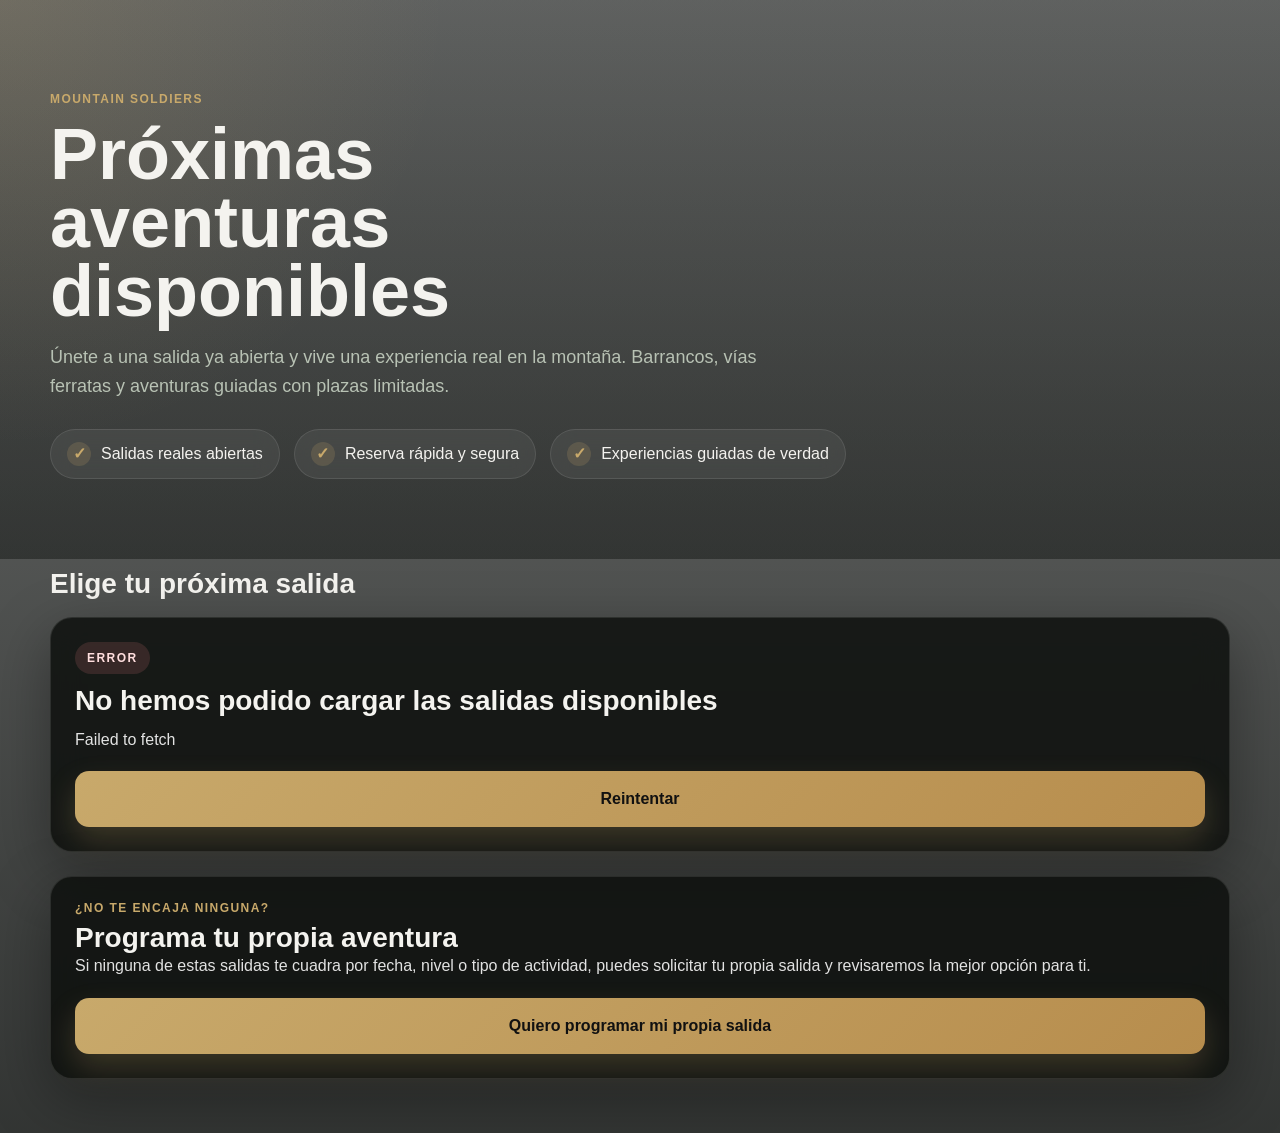
<file: index.html>
<!DOCTYPE html>
<html lang="es">
<head>
  <meta charset="UTF-8" />
  <meta name="viewport" content="width=device-width, initial-scale=1.0" />
  <title>Próximas salidas | Mountain Soldiers</title>
  <meta
    name="description"
    content="Descubre las próximas salidas disponibles de Mountain Soldiers y únete a una aventura ya abierta."
  />
  <link rel="stylesheet" href="style.css" />
</head>
<body>
  <main class="page-shell">
    <section class="hero-section hero-showcase">
      <div class="hero-overlay"></div>

      <div class="container hero-showcase-inner">
        <div class="hero-copy hero-copy-wide">
          <p class="eyebrow">Mountain Soldiers</p>
          <h1>Próximas aventuras disponibles</h1>
          <p class="subtitle">
            Únete a una salida ya abierta y vive una experiencia real en la montaña.
            Barrancos, vías ferratas y aventuras guiadas con plazas limitadas.
          </p>

          <div class="hero-points">
            <div class="hero-point">
              <span class="hero-point-icon">✓</span>
              <span>Salidas reales abiertas</span>
            </div>
            <div class="hero-point">
              <span class="hero-point-icon">✓</span>
              <span>Reserva rápida y segura</span>
            </div>
            <div class="hero-point">
              <span class="hero-point-icon">✓</span>
              <span>Experiencias guiadas de verdad</span>
            </div>
          </div>
        </div>
      </div>
    </section>

    <section class="content-section showcase-section">
      <div class="container">
        <div class="section-head showcase-head">
          <div>
            <h2>Elige tu próxima salida</h2>
          </div>
        </div>

        <div id="showcase-loading" class="card showcase-loading-card">
          <div class="result-pill">Cargando</div>
          <h3 class="result-title">Estamos preparando las próximas salidas</h3>
          <p class="result-copy">
            Un momento, estamos cargando las aventuras disponibles a las que ya te puedes unir.
          </p>
        </div>

        <div id="showcase-empty" class="card showcase-empty-card is-hidden">
          <div class="result-pill result-pill-warning">Sin salidas abiertas</div>
          <h3 class="result-title">Ahora mismo no hay salidas publicadas</h3>
          <p class="result-copy">
            Estamos preparando nuevas aventuras. Vuelve a revisar más tarde o ponte en contacto con el equipo.
          </p>
          <div class="result-actions">
            <a href="reserva.html?manual=1" class="link-button">Ir a la reserva</a>
          </div>
        </div>

        <div id="showcase-grid" class="showcase-grid is-hidden"></div>

        <section class="card alt-reserve-card">
          <div class="alt-reserve-copy">
            <p class="section-kicker">¿No te encaja ninguna?</p>
            <h2>Programa tu propia aventura</h2>
            <p class="result-copy">
              Si ninguna de estas salidas te cuadra por fecha, nivel o tipo de actividad,
              puedes solicitar tu propia salida y revisaremos la mejor opción para ti.
            </p>
          </div>

          <div class="alt-reserve-actions">
            <a href="reserva.html?manual=1" class="link-button">Quiero programar mi propia salida</a>
          </div>
        </section>
      </div>
    </section>
  </main>

  <script src="app.js?v=40"></script>
</body>
</html>
</file>
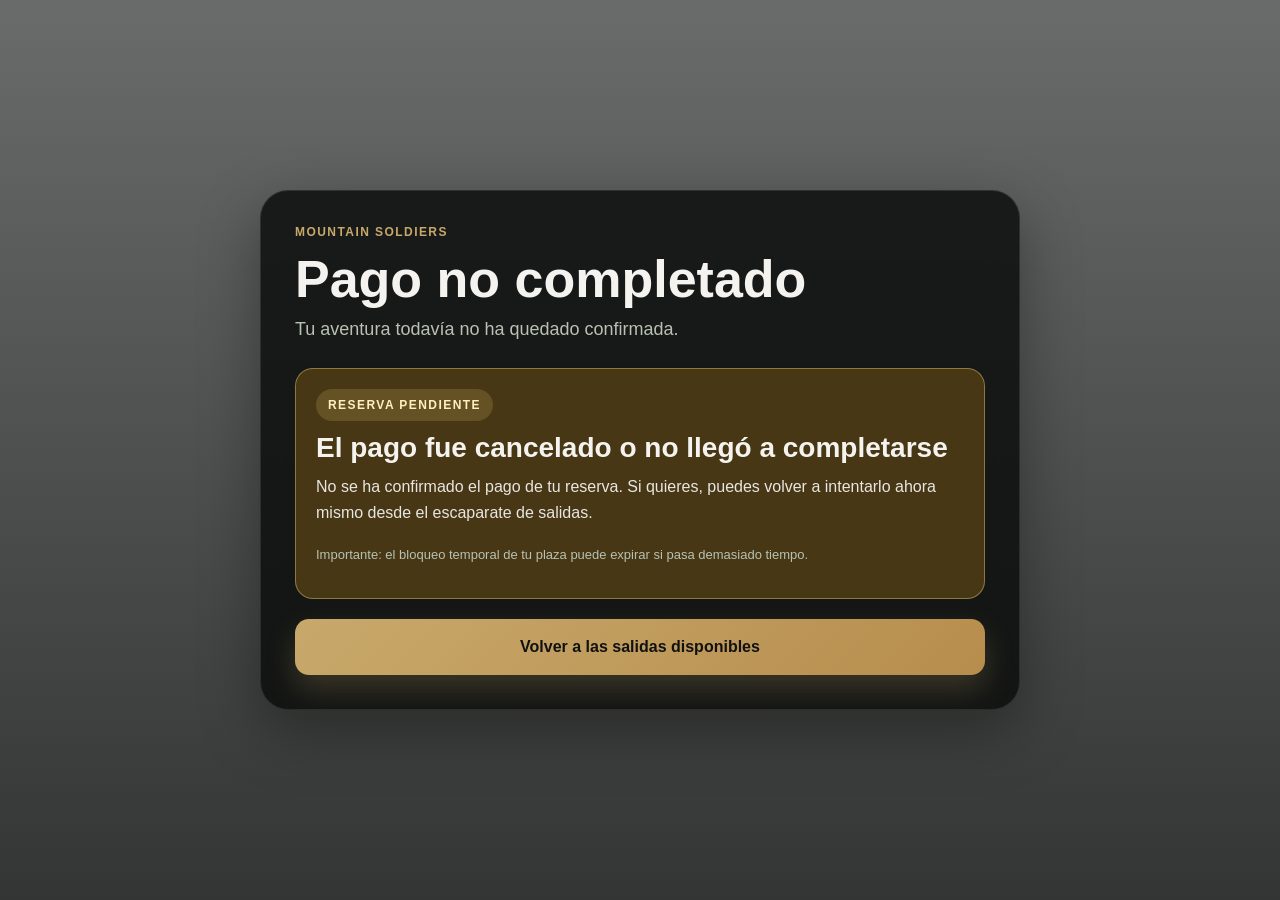
<file: cancel.html>
<!DOCTYPE html>
<html lang="es">
<head>
  <meta charset="UTF-8" />
  <meta name="viewport" content="width=device-width, initial-scale=1.0" />
  <title>Pago no completado | Mountain Soldiers</title>
  <link rel="stylesheet" href="style.css" />
</head>
<body class="state-page">
  <main class="state-card">
    <p class="eyebrow">Mountain Soldiers</p>
    <h1>Pago no completado</h1>
    <p class="subtitle">
      Tu aventura todavía no ha quedado confirmada.
    </p>

    <div class="result-box warning">
      <div class="result-pill result-pill-warning">Reserva pendiente</div>
      <h2 class="result-title">El pago fue cancelado o no llegó a completarse</h2>
      <p class="result-copy">
        No se ha confirmado el pago de tu reserva. Si quieres, puedes volver a intentarlo ahora mismo desde el escaparate de salidas.
      </p>
      <p class="helper-text">
        Importante: el bloqueo temporal de tu plaza puede expirar si pasa demasiado tiempo.
      </p>
    </div>

    <div class="result-actions" style="margin-top: 20px;">
      <a href="index.html" class="link-button">Volver a las salidas disponibles</a>
    </div>
  </main>
</body>
</html>
</file>
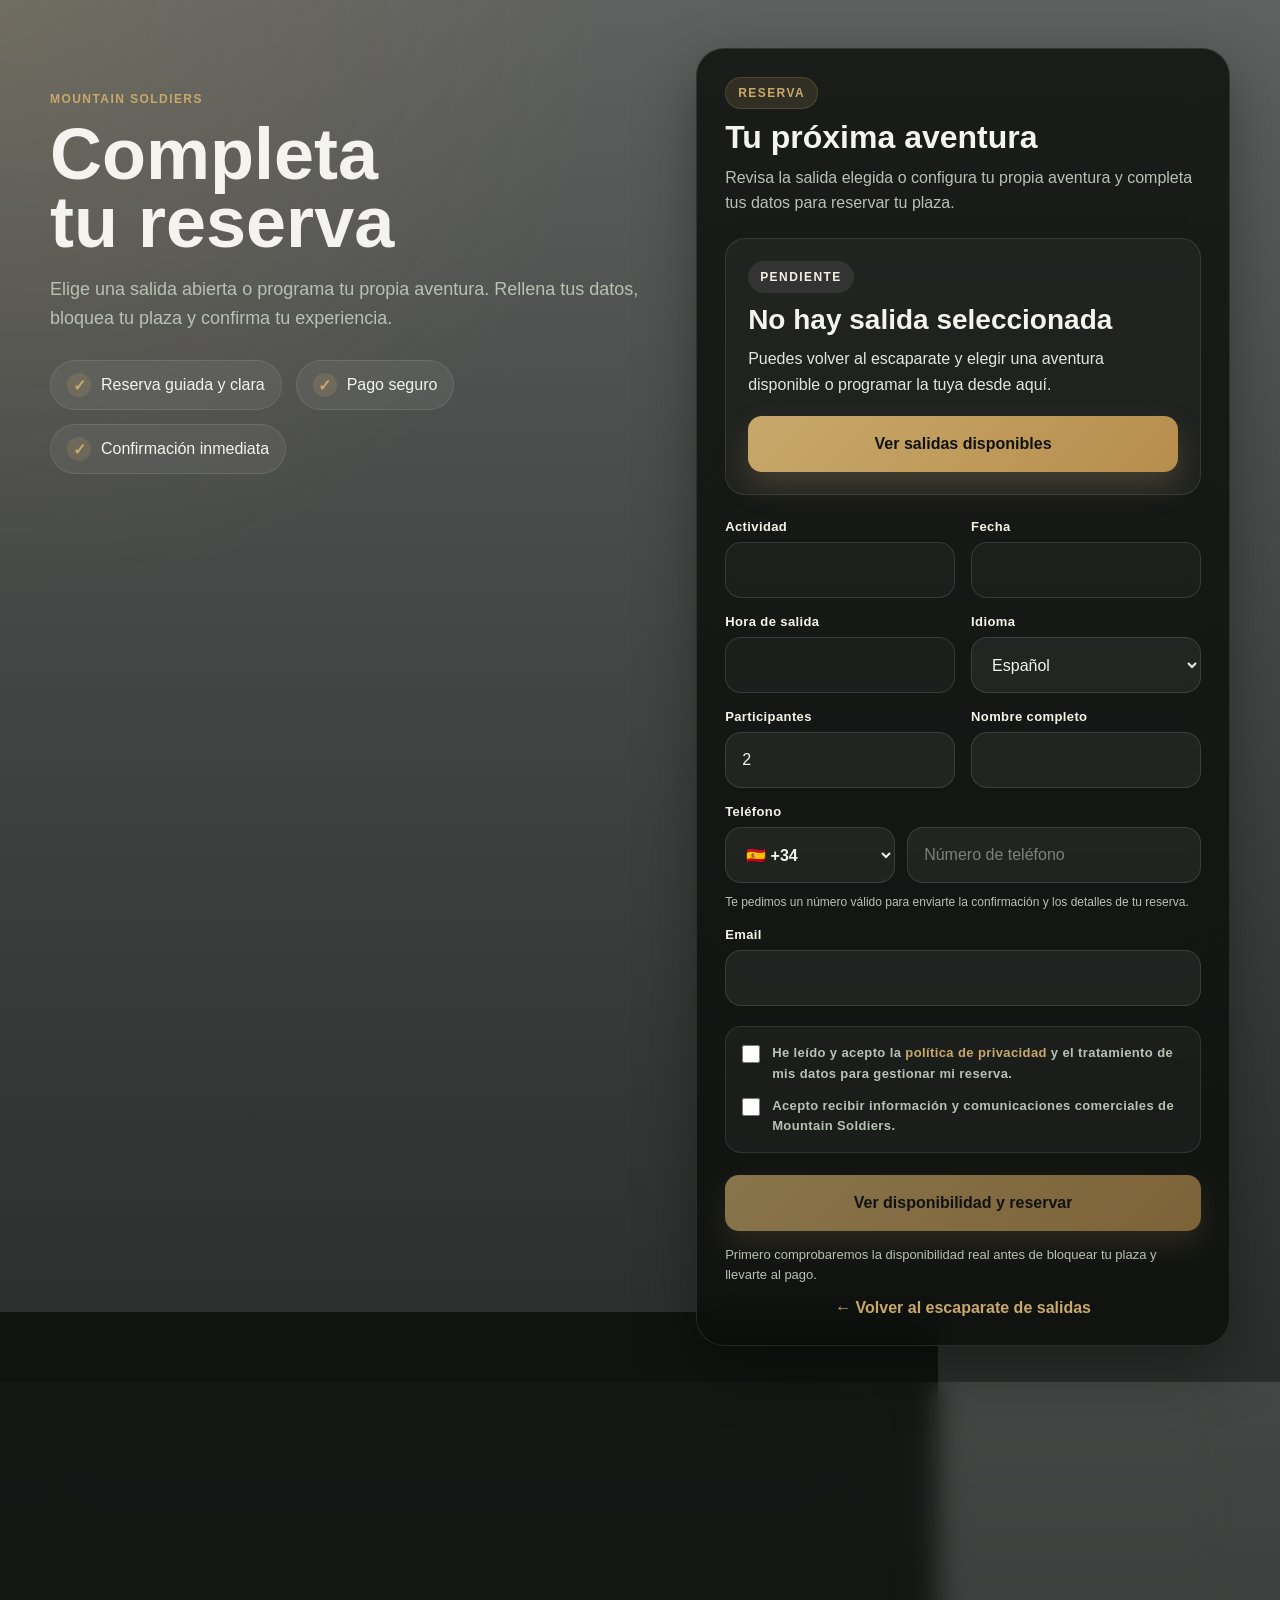
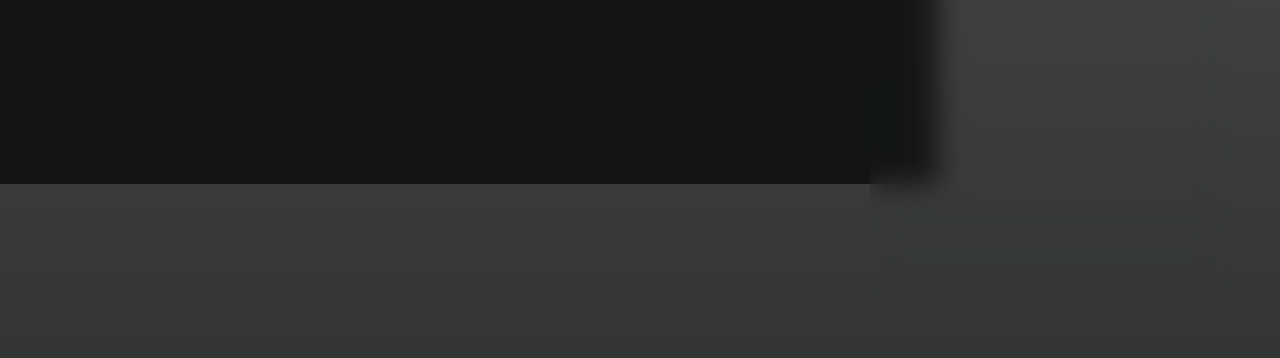
<file: reserva.html>
<!DOCTYPE html>
<html lang="es">
<head>
  <meta charset="UTF-8" />
  <meta name="viewport" content="width=device-width, initial-scale=1.0" />
  <title>Reserva tu plaza | Mountain Soldiers</title>
  <meta
    name="description"
    content="Completa tu reserva en Mountain Soldiers y asegura tu plaza en una salida ya abierta o programa tu propia aventura."
  />
  <link rel="stylesheet" href="style.css" />
</head>
<body>
  <main class="page-shell">
    <section class="hero-section hero-reserve">
      <div class="hero-overlay"></div>

      <div class="container hero-grid reserve-grid">
        <div class="hero-copy">
          <p class="eyebrow">Mountain Soldiers</p>
          <h1>Completa tu reserva</h1>
          <p class="subtitle">
            Elige una salida abierta o programa tu propia aventura. Rellena tus datos, bloquea tu plaza y confirma tu experiencia.
          </p>

          <div class="hero-points">
            <div class="hero-point">
              <span class="hero-point-icon">✓</span>
              <span>Reserva guiada y clara</span>
            </div>
            <div class="hero-point">
              <span class="hero-point-icon">✓</span>
              <span>Pago seguro</span>
            </div>
            <div class="hero-point">
              <span class="hero-point-icon">✓</span>
              <span>Confirmación inmediata</span>
            </div>
          </div>
        </div>

        <div class="booking-panel">
          <div class="panel-badge">Reserva</div>
          <h2>Tu próxima aventura</h2>
          <p class="panel-copy">
            Revisa la salida elegida o configura tu propia aventura y completa tus datos para reservar tu plaza.
          </p>

          <div id="selected-departure-card" class="selected-departure-card">
            <div class="result-pill">Pendiente</div>
            <h3 class="result-title">No hay salida seleccionada</h3>
            <p class="result-copy">
              Puedes volver al escaparate y elegir una aventura disponible o programar la tuya desde aquí.
            </p>
            <div class="result-actions">
              <a href="index.html" class="link-button">Ver salidas disponibles</a>
            </div>
          </div>

          <form id="booking-form" novalidate>
            <input type="hidden" id="departure_id" name="departure_id" />
            <input type="hidden" id="route_slug" name="route_slug" />
            <input type="hidden" id="activity_type_value" name="activity_type_value" />
            <input type="hidden" id="date_value" name="date_value" />
            <input type="hidden" id="start_time_value" name="start_time_value" />
            <input type="hidden" id="route_name_value" name="route_name_value" />

            <div class="grid reserve-form-grid">
              <div class="field" id="field-activity-readonly">
                <label for="activity_type">Actividad</label>
                <input id="activity_type" name="activity_type" type="text" readonly />
              </div>

              <div class="field field-full is-hidden" id="field-activity-manual">
                <label for="manual_activity_type">Actividad</label>
                <select id="manual_activity_type" name="manual_activity_type">
                  <option value="">Selecciona una actividad</option>
                  <option value="via_ferrata">Vía ferrata</option>
                  <option value="barranquismo">Barranquismo</option>
                  <option value="raquetas_nieve">Raquetas de nieve</option>
                </select>
              </div>

              <div class="field field-full is-hidden" id="field-route-manual">
                <label for="manual_route_slug">Ruta</label>
                <select id="manual_route_slug" name="manual_route_slug">
                  <option value="">Cargando rutas...</option>
                </select>
              </div>

              <div class="field" id="field-date-readonly">
                <label for="date_display">Fecha</label>
                <input id="date_display" name="date_display" type="text" readonly />
              </div>

              <div class="field field-full is-hidden" id="field-date-manual">
                <label for="manual_date">Fecha</label>
                <input id="manual_date" name="manual_date" type="date" />
              </div>

              <div class="field" id="field-time-readonly">
                <label for="start_time_display">Hora de salida</label>
                <input id="start_time_display" name="start_time_display" type="text" readonly />
              </div>

              <div class="field">
                <label for="language">Idioma</label>
                <select id="language" name="language" required>
                  <option value="es">Español</option>
                  <option value="ca">Català</option>
                  <option value="en">English</option>
                  <option value="fr">Français</option>
                </select>
              </div>

              <div class="field">
                <label for="pax">Participantes</label>
                <input id="pax" name="pax" type="number" min="1" step="1" value="2" required />
              </div>

              <div class="field">
                <label for="customer_name">Nombre completo</label>
                <input id="customer_name" name="customer_name" type="text" required />
              </div>

              <div class="field field-full">
                <label for="customer_phone_local">Teléfono</label>
                <div class="phone-combo">
                  <select id="phone_country" name="phone_country" class="phone-country" required>
                    <option value="34" selected>🇪🇸 +34</option>
                    <option value="33">🇫🇷 +33</option>
                    <option value="44">🇬🇧 +44</option>
                    <option value="39">🇮🇹 +39</option>
                    <option value="49">🇩🇪 +49</option>
                    <option value="351">🇵🇹 +351</option>
                    <option value="1">🇺🇸 +1</option>
                    <option value="32">🇧🇪 +32</option>
                    <option value="31">🇳🇱 +31</option>
                    <option value="41">🇨🇭 +41</option>
                  </select>

                  <input
                    id="customer_phone_local"
                    name="customer_phone_local"
                    type="tel"
                    inputmode="numeric"
                    autocomplete="tel-national"
                    placeholder="Número de teléfono"
                    required
                  />
                </div>
                <input id="customer_phone" name="customer_phone" type="hidden" />
                <p class="field-hint">
                  Te pedimos un número válido para enviarte la confirmación y los detalles de tu reserva.
                </p>
              </div>

              <div class="field field-full">
                <label for="customer_email">Email</label>
                <input id="customer_email" name="customer_email" type="email" required />
              </div>
            </div>

            <div class="consent-box">
              <label class="consent-item">
                <input type="checkbox" id="privacy_consent" name="privacy_consent" required />
                <span>
                  He leído y acepto la
                  <a
                    href="https://www.mountainsoldiers.es/politica-de-privacidad"
                    target="_blank"
                    rel="noopener noreferrer"
                  >política de privacidad</a>
                  y el tratamiento de mis datos para gestionar mi reserva.
                </span>
              </label>

              <label class="consent-item">
                <input type="checkbox" id="marketing_consent" name="marketing_consent" />
                <span>
                  Acepto recibir información y comunicaciones comerciales de Mountain Soldiers.
                </span>
              </label>
            </div>

            <div class="actions">
              <button id="check-btn" type="submit" class="primary-button" disabled>
                Ver disponibilidad y reservar
              </button>
            </div>

            <p class="microcopy">
              Primero comprobaremos la disponibilidad real antes de bloquear tu plaza y llevarte al pago.
            </p>

            <div class="inline-alt-link">
              <a href="index.html">← Volver al escaparate de salidas</a>
            </div>
          </form>
        </div>
      </div>
    </section>

    <section class="content-section">
      <div class="container content-grid">
        <div class="main-column">
          <section class="card result-card">
            <div class="section-head">
              <p class="section-kicker">Estado de tu reserva</p>
              <h2>Resultado</h2>
            </div>

            <div id="result-box" class="result-box empty">
              <div class="result-pill">Pendiente</div>
              <h3 class="result-title">Todavía no has consultado disponibilidad</h3>
              <p class="result-copy">
                Cuando revisemos la disponibilidad, aquí verás el siguiente paso de tu reserva.
              </p>
            </div>
          </section>
        </div>

        <aside class="side-column">
          <section class="card info-card">
            <p class="section-kicker">Antes de confirmar</p>
            <h2>Cómo funciona</h2>
            <div class="info-list">
              <div class="info-item">
                <strong>1. Revisión</strong>
                <span>Comprobamos la disponibilidad real de la salida seleccionada o de tu propuesta.</span>
              </div>
              <div class="info-item">
                <strong>2. Bloqueo temporal</strong>
                <span>Si hay plazas, bloqueamos tu sitio durante unos minutos.</span>
              </div>
              <div class="info-item">
                <strong>3. Pago seguro</strong>
                <span>Terminas la reserva en una pasarela de pago segura.</span>
              </div>
            </div>
          </section>

          <section class="card debug-card">
            <details>
              <summary>Debug técnico</summary>
              <pre id="debug-box" class="debug-box">Esperando petición...</pre>
            </details>
          </section>
        </aside>
      </div>
    </section>
  </main>

  <script src="app.js?v=40"></script>
</body>
</html>
</file>
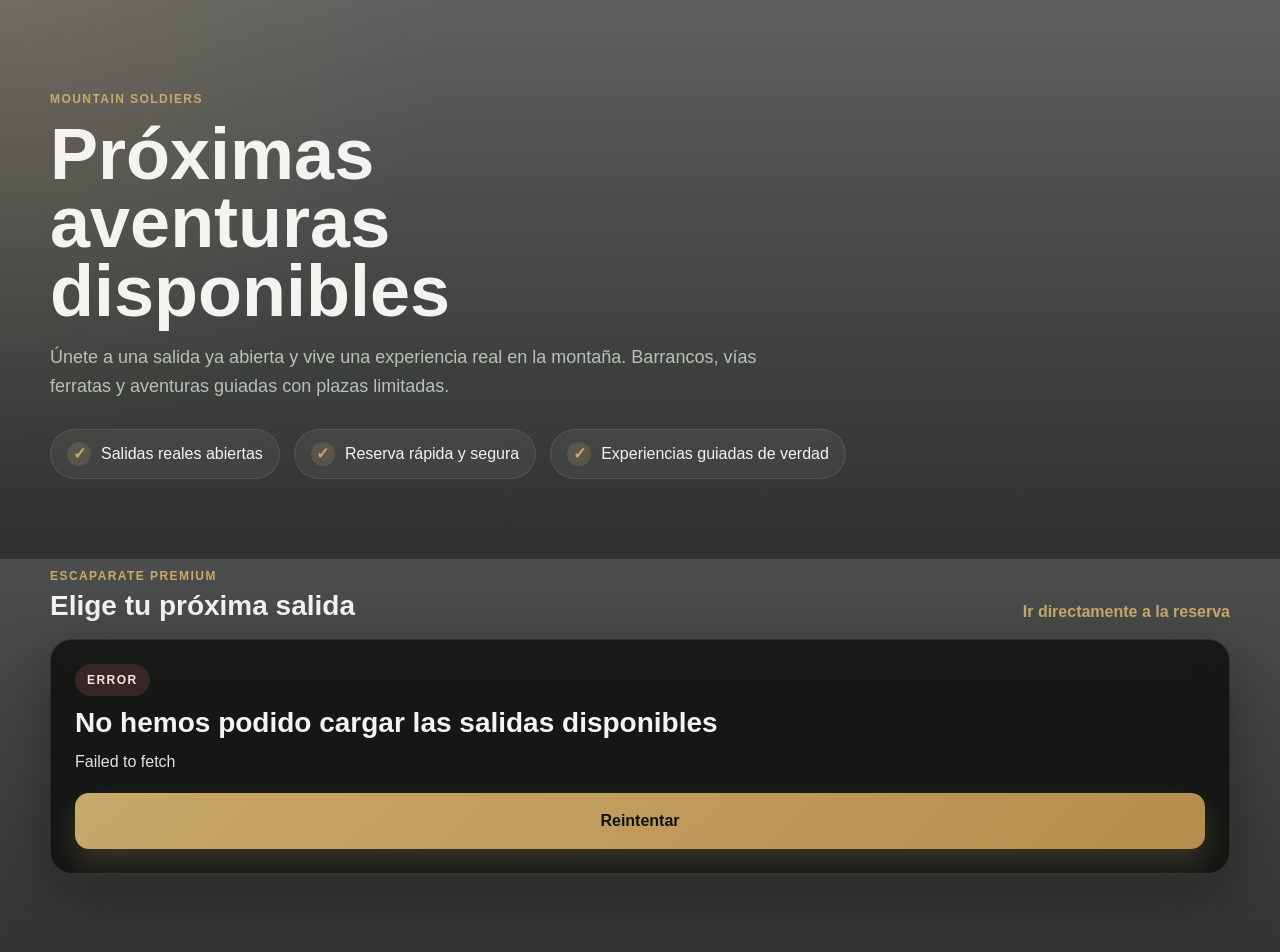
<file: salidas.html>
<!DOCTYPE html>
<html lang="es">
<head>
  <meta charset="UTF-8" />
  <meta name="viewport" content="width=device-width, initial-scale=1.0" />
  <title>Próximas salidas | Mountain Soldiers</title>
  <meta
    name="description"
    content="Descubre las próximas salidas disponibles de Mountain Soldiers y únete a una aventura ya abierta."
  />
  <link rel="stylesheet" href="style.css" />
</head>
<body>
  <main class="page-shell">
    <section class="hero-section hero-showcase">
      <div class="hero-overlay"></div>

      <div class="container hero-showcase-inner">
        <div class="hero-copy hero-copy-wide">
          <p class="eyebrow">Mountain Soldiers</p>
          <h1>Próximas aventuras disponibles</h1>
          <p class="subtitle">
            Únete a una salida ya abierta y vive una experiencia real en la montaña.
            Barrancos, vías ferratas y aventuras guiadas con plazas limitadas.
          </p>

          <div class="hero-points">
            <div class="hero-point">
              <span class="hero-point-icon">✓</span>
              <span>Salidas reales abiertas</span>
            </div>
            <div class="hero-point">
              <span class="hero-point-icon">✓</span>
              <span>Reserva rápida y segura</span>
            </div>
            <div class="hero-point">
              <span class="hero-point-icon">✓</span>
              <span>Experiencias guiadas de verdad</span>
            </div>
          </div>
        </div>
      </div>
    </section>

    <section class="content-section showcase-section">
      <div class="container">
        <div class="section-head showcase-head">
          <div>
            <p class="section-kicker">Escaparate premium</p>
            <h2>Elige tu próxima salida</h2>
          </div>
          <a class="ghost-link" href="index.html">Ir directamente a la reserva</a>
        </div>

        <div id="showcase-loading" class="card showcase-loading-card">
          <div class="result-pill">Cargando</div>
          <h3 class="result-title">Estamos preparando las próximas salidas</h3>
          <p class="result-copy">
            Un momento, estamos cargando las aventuras disponibles a las que ya te puedes unir.
          </p>
        </div>

        <div id="showcase-empty" class="card showcase-empty-card is-hidden">
          <div class="result-pill result-pill-warning">Sin salidas abiertas</div>
          <h3 class="result-title">Ahora mismo no hay salidas publicadas</h3>
          <p class="result-copy">
            Estamos preparando nuevas aventuras. Vuelve a revisar más tarde o ponte en contacto con el equipo.
          </p>
          <div class="result-actions">
            <a href="index.html" class="link-button">Ir a la reserva</a>
          </div>
        </div>

        <div id="showcase-grid" class="showcase-grid is-hidden"></div>
      </div>
    </section>
  </main>

  <script src="app.js?v=30"></script>
</body>
</html>
</file>
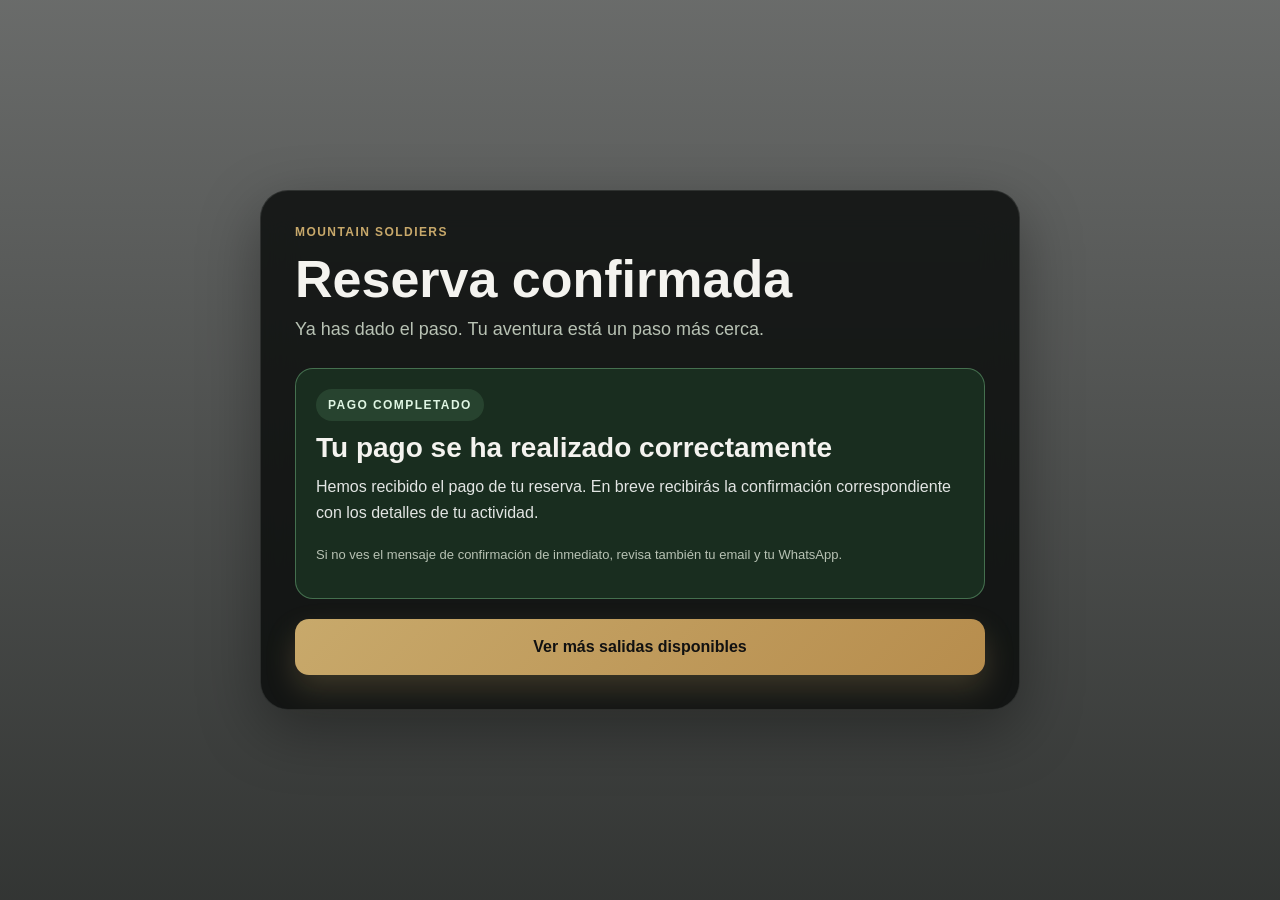
<file: success.html>
<!DOCTYPE html>
<html lang="es">
<head>
  <meta charset="UTF-8" />
  <meta name="viewport" content="width=device-width, initial-scale=1.0" />
  <title>Reserva confirmada | Mountain Soldiers</title>
  <link rel="stylesheet" href="style.css" />
</head>
<body class="state-page">
  <main class="state-card">
    <p class="eyebrow">Mountain Soldiers</p>
    <h1>Reserva confirmada</h1>
    <p class="subtitle">
      Ya has dado el paso. Tu aventura está un paso más cerca.
    </p>

    <div class="result-box success">
      <div class="result-pill result-pill-success">Pago completado</div>
      <h2 class="result-title">Tu pago se ha realizado correctamente</h2>
      <p class="result-copy">
        Hemos recibido el pago de tu reserva. En breve recibirás la confirmación correspondiente con los detalles de tu actividad.
      </p>
      <p class="helper-text">
        Si no ves el mensaje de confirmación de inmediato, revisa también tu email y tu WhatsApp.
      </p>
    </div>

    <div class="result-actions" style="margin-top: 20px;">
      <a href="index.html" class="link-button">Ver más salidas disponibles</a>
    </div>
  </main>
</body>
</html>
</file>
<file: style.css>
* {
  box-sizing: border-box;
}

:root {
  --bg: #0b0d0c;
  --card: rgba(17, 21, 18, 0.88);
  --card-soft: rgba(17, 21, 18, 0.72);
  --text: #f4f3ef;
  --muted: #b8c2b4;
  --border: rgba(255, 255, 255, 0.1);
  --primary: #c8a96b;
  --primary-hover: #d8b97d;
  --success-bg: rgba(28, 55, 36, 0.72);
  --success-border: rgba(112, 179, 127, 0.5);
  --error-bg: rgba(83, 24, 24, 0.72);
  --error-border: rgba(225, 124, 124, 0.45);
  --warning-bg: rgba(88, 67, 20, 0.75);
  --warning-border: rgba(232, 200, 112, 0.45);
  --shadow: 0 20px 60px rgba(0, 0, 0, 0.35);
  --radius-xl: 28px;
  --radius-lg: 22px;
}

html {
  scroll-behavior: smooth;
}

body {
  margin: 0;
  font-family: Inter, Arial, Helvetica, sans-serif;
  background:
    linear-gradient(rgba(6, 9, 7, 0.58), rgba(6, 9, 7, 0.82)),
    url("https://images.unsplash.com/photo-1522163182402-834f871fd851?auto=format&fit=crop&w=1600&q=80") center/cover no-repeat fixed;
  color: var(--text);
}

.page-shell {
  min-height: 100vh;
}

.container {
  width: min(1180px, calc(100% - 32px));
  margin: 0 auto;
}

.hero-section {
  position: relative;
  padding: 48px 0 36px;
}

.hero-overlay {
  position: absolute;
  inset: 0;
  background:
    radial-gradient(circle at top left, rgba(200, 169, 107, 0.16), transparent 32%),
    linear-gradient(180deg, rgba(8, 11, 9, 0.15), rgba(8, 11, 9, 0.42));
  pointer-events: none;
}

.hero-grid {
  position: relative;
  z-index: 1;
  display: grid;
  grid-template-columns: 1.1fr 0.95fr;
  gap: 28px;
  align-items: stretch;
}

.reserve-grid {
  align-items: start;
}

.hero-showcase-inner {
  position: relative;
  z-index: 1;
}

.hero-copy {
  padding: 44px 12px 44px 0;
  display: flex;
  flex-direction: column;
  justify-content: center;
}

.hero-copy-wide {
  max-width: 820px;
  padding-right: 0;
}

.eyebrow,
.section-kicker,
.panel-badge,
.result-pill,
.departure-badge,
.showcase-meta-tag,
.departure-status,
.departure-badge-secondary {
  text-transform: uppercase;
  letter-spacing: 0.12em;
  font-size: 12px;
  font-weight: 800;
}

.eyebrow {
  margin: 0 0 14px;
  color: var(--primary);
}

.hero-copy h1 {
  margin: 0 0 18px;
  font-size: clamp(42px, 6vw, 72px);
  line-height: 0.95;
  max-width: 10ch;
}

.hero-copy-wide h1 {
  max-width: 12ch;
}

.subtitle {
  margin: 0;
  max-width: 720px;
  color: var(--muted);
  font-size: 18px;
  line-height: 1.6;
}

.hero-points {
  display: flex;
  flex-wrap: wrap;
  gap: 14px;
  margin-top: 28px;
}

.hero-point {
  display: inline-flex;
  align-items: center;
  gap: 10px;
  padding: 12px 16px;
  background: rgba(255, 255, 255, 0.06);
  border: 1px solid var(--border);
  border-radius: 999px;
  backdrop-filter: blur(10px);
}

.hero-point-icon {
  width: 24px;
  height: 24px;
  display: inline-grid;
  place-items: center;
  border-radius: 50%;
  background: rgba(200, 169, 107, 0.18);
  color: var(--primary);
  font-weight: 900;
}

.booking-panel {
  background: rgba(11, 14, 12, 0.82);
  border: 1px solid var(--border);
  border-radius: var(--radius-xl);
  padding: 28px;
  box-shadow: var(--shadow);
  backdrop-filter: blur(18px);
  align-self: stretch;
}

.panel-badge {
  display: inline-block;
  margin-bottom: 12px;
  padding: 8px 12px;
  border-radius: 999px;
  background: rgba(200, 169, 107, 0.14);
  color: var(--primary);
  border: 1px solid rgba(200, 169, 107, 0.2);
}

.booking-panel h2 {
  margin: 0 0 10px;
  font-size: 32px;
  line-height: 1.05;
}

.panel-copy {
  margin: 0 0 22px;
  color: var(--muted);
  line-height: 1.6;
}

.selected-departure-card {
  margin-bottom: 24px;
  padding: 22px;
  border-radius: 20px;
  border: 1px solid var(--border);
  background: rgba(255, 255, 255, 0.04);
}

.selected-summary-grid {
  display: grid;
  grid-template-columns: repeat(2, minmax(0, 1fr));
  gap: 12px;
  margin-top: 18px;
}

.selected-summary-item {
  padding: 14px;
  border-radius: 16px;
  background: rgba(255, 255, 255, 0.04);
  border: 1px solid var(--border);
}

.selected-summary-label {
  display: block;
  margin-bottom: 6px;
  color: var(--muted);
  font-size: 12px;
  text-transform: uppercase;
  letter-spacing: 0.08em;
  font-weight: 700;
}

.selected-summary-value {
  font-size: 15px;
  font-weight: 700;
}

.reserve-form-grid {
  margin-top: 8px;
}

.grid {
  display: grid;
  grid-template-columns: repeat(2, minmax(0, 1fr));
  gap: 16px;
}

.field {
  display: flex;
  flex-direction: column;
  gap: 8px;
}

.field-full {
  grid-column: 1 / -1;
}

label {
  font-size: 13px;
  font-weight: 800;
  letter-spacing: 0.03em;
  color: #f7f3e9;
}

input,
select,
button {
  font: inherit;
}

input,
select {
  width: 100%;
  min-height: 56px;
  border: 1px solid rgba(255, 255, 255, 0.12);
  border-radius: 16px;
  padding: 15px 16px;
  background: rgba(255, 255, 255, 0.06);
  color: var(--text);
  outline: none;
  transition: border-color 0.2s ease, transform 0.2s ease, background 0.2s ease, box-shadow 0.2s ease;
}

input::placeholder {
  color: rgba(255, 255, 255, 0.42);
}

input:focus,
select:focus {
  border-color: rgba(200, 169, 107, 0.8);
  background: rgba(255, 255, 255, 0.08);
  transform: translateY(-1px);
  box-shadow: 0 0 0 4px rgba(200, 169, 107, 0.12);
}

select option {
  color: #111;
}

input[readonly] {
  background: rgba(255, 255, 255, 0.03);
  color: #d8dfd5;
}

.field-hint {
  margin: 2px 0 0;
  font-size: 12px;
  line-height: 1.5;
  color: var(--muted);
}

.phone-combo {
  display: grid;
  grid-template-columns: 170px 1fr;
  gap: 12px;
}

.phone-country {
  min-width: 0;
  font-weight: 700;
  padding-right: 14px;
}

#customer_phone_local {
  min-width: 0;
}

.actions {
  margin-top: 22px;
}

button,
.link-button,
.departure-button,
.secondary-button {
  display: inline-flex;
  align-items: center;
  justify-content: center;
  min-height: 56px;
  border: none;
  border-radius: 14px;
  padding: 14px 22px;
  font-weight: 900;
  cursor: pointer;
  transition: transform 0.18s ease, box-shadow 0.18s ease, opacity 0.18s ease, background 0.18s ease;
  text-decoration: none;
}

.primary-button,
.cta-strong,
.link-button,
.departure-button {
  width: 100%;
  background: linear-gradient(135deg, var(--primary) 0%, #b78d4d 100%);
  color: #111;
  box-shadow: 0 14px 30px rgba(200, 169, 107, 0.22);
}

.primary-button:hover,
.cta-strong:hover,
.link-button:hover,
.departure-button:hover {
  transform: translateY(-1px);
  background: linear-gradient(135deg, var(--primary-hover) 0%, #c99851 100%);
}

.secondary-button {
  width: 100%;
  background: rgba(255, 255, 255, 0.06);
  color: var(--text);
  border: 1px solid var(--border);
}

.secondary-button:hover {
  transform: translateY(-1px);
  background: rgba(255, 255, 255, 0.09);
}

button:disabled {
  opacity: 0.65;
  cursor: not-allowed;
  transform: none;
}

.microcopy,
.helper-text {
  font-size: 13px;
  line-height: 1.55;
  color: var(--muted);
}

.microcopy {
  margin: 14px 0 0;
}

.inline-alt-link {
  margin-top: 14px;
  text-align: center;
}

.inline-alt-link a,
.ghost-link {
  color: var(--primary);
  text-decoration: none;
  font-weight: 700;
}

.inline-alt-link a:hover,
.ghost-link:hover {
  text-decoration: underline;
}

.consent-box {
  margin-top: 20px;
  display: grid;
  gap: 12px;
  padding: 16px;
  border: 1px solid var(--border);
  border-radius: 16px;
  background: rgba(255, 255, 255, 0.04);
}

.consent-item {
  display: grid;
  grid-template-columns: 18px 1fr;
  gap: 12px;
  align-items: start;
  color: var(--muted);
  line-height: 1.55;
  cursor: pointer;
}

.consent-item input[type="checkbox"] {
  width: 18px;
  height: 18px;
  min-height: auto;
  margin: 2px 0 0;
  padding: 0;
  accent-color: var(--primary);
  border-radius: 4px;
}

.consent-item a {
  color: var(--primary);
  font-weight: 700;
  text-decoration: none;
}

.consent-item a:hover {
  text-decoration: underline;
}

.content-section {
  padding: 0 0 54px;
}

.content-grid {
  display: grid;
  grid-template-columns: minmax(0, 1.1fr) 360px;
  gap: 22px;
  align-items: start;
}

.card {
  border-radius: var(--radius-lg);
  border: 1px solid var(--border);
  background: rgba(11, 14, 12, 0.82);
  backdrop-filter: blur(14px);
  padding: 24px;
  box-shadow: var(--shadow);
}

.section-head {
  margin-bottom: 18px;
}

.showcase-head {
  display: flex;
  align-items: end;
  justify-content: space-between;
  gap: 18px;
}

.section-kicker {
  margin: 0 0 8px;
  color: var(--primary);
}

.card h2,
.showcase-head h2 {
  margin: 0;
  font-size: 28px;
  line-height: 1.08;
}

.result-box,
.debug-box {
  border-radius: 18px;
  padding: 20px;
  border: 1px solid var(--border);
  background: rgba(255, 255, 255, 0.04);
}

.result-box.empty {
  color: var(--text);
}

.result-box.success {
  background: var(--success-bg);
  border-color: var(--success-border);
}

.result-box.error {
  background: var(--error-bg);
  border-color: var(--error-border);
}

.result-box.warning {
  background: var(--warning-bg);
  border-color: var(--warning-border);
}

.result-pill,
.departure-badge,
.departure-badge-secondary,
.departure-status {
  display: inline-flex;
  align-items: center;
  gap: 8px;
  width: fit-content;
  margin-bottom: 12px;
  padding: 9px 12px;
  border-radius: 999px;
  background: rgba(255, 255, 255, 0.08);
  color: #f6f1e6;
}

.departure-badge {
  margin-bottom: 0;
  background: rgba(200, 169, 107, 0.16);
  color: var(--primary);
}

.departure-badge-secondary {
  margin-bottom: 0;
  background: rgba(255, 255, 255, 0.08);
}

.departure-status {
  margin-bottom: 0;
  background: rgba(112, 179, 127, 0.16);
  color: #dff5e3;
}

.result-pill-success {
  background: rgba(112, 179, 127, 0.16);
  color: #dff5e3;
}

.result-pill-error {
  background: rgba(225, 124, 124, 0.16);
  color: #ffdede;
}

.result-pill-warning {
  background: rgba(232, 200, 112, 0.18);
  color: #fff0be;
}

.result-title,
.departure-title {
  margin: 0 0 10px;
  font-size: 28px;
  line-height: 1.1;
}

.departure-title {
  font-size: 32px;
}

.result-copy,
.departure-copy {
  margin: 0 0 18px;
  color: rgba(255, 255, 255, 0.88);
  line-height: 1.65;
}

.result-list {
  margin: 0;
  padding-left: 18px;
}

.result-list li {
  margin-bottom: 10px;
  line-height: 1.55;
}

.result-actions,
.departure-actions {
  margin-top: 18px;
  display: flex;
  gap: 12px;
  flex-wrap: wrap;
}

.info-list {
  display: grid;
  gap: 16px;
  margin-top: 18px;
}

.info-item {
  display: grid;
  gap: 6px;
  padding: 16px;
  border-radius: 16px;
  background: rgba(255, 255, 255, 0.05);
  border: 1px solid var(--border);
}

.info-item strong {
  font-size: 15px;
}

.info-item span {
  color: var(--muted);
  line-height: 1.55;
  font-size: 14px;
}

.debug-card details {
  width: 100%;
}

.debug-card summary {
  cursor: pointer;
  font-weight: 800;
  color: var(--primary);
  list-style: none;
}

.debug-card summary::-webkit-details-marker {
  display: none;
}

.debug-card summary::after {
  content: " +";
}

.debug-card details[open] summary::after {
  content: " −";
}

.debug-box {
  margin-top: 16px;
  overflow: auto;
  white-space: pre-wrap;
  word-break: break-word;
  font-size: 12px;
  line-height: 1.5;
  color: #d7dfd4;
}

/* ESCAPARATE PREMIUM */
.showcase-section {
  padding-top: 10px;
}

.showcase-grid {
  display: grid;
  grid-template-columns: repeat(2, minmax(0, 1fr));
  gap: 22px;
}

.showcase-card {
  position: relative;
  overflow: hidden;
  min-height: 470px;
  display: flex;
  align-items: end;
  border-radius: 28px;
  border: 1px solid var(--border);
  box-shadow: var(--shadow);
  background-size: cover;
  background-position: center;
  background-repeat: no-repeat;
}

.showcase-card::before {
  content: "";
  position: absolute;
  inset: 0;
  background:
    linear-gradient(180deg, rgba(5, 7, 6, 0.14) 0%, rgba(5, 7, 6, 0.82) 72%);
}

.showcase-card-inner {
  position: relative;
  z-index: 1;
  width: 100%;
  padding: 28px;
}

.showcase-topbar {
  display: flex;
  flex-wrap: wrap;
  gap: 10px;
  align-items: center;
  margin-bottom: 18px;
}

.showcase-copy-block {
  max-width: 90%;
}

.showcase-meta {
  display: flex;
  flex-wrap: wrap;
  gap: 10px;
  margin: 18px 0;
}

.showcase-meta-tag {
  padding: 8px 10px;
  border-radius: 999px;
  background: rgba(255, 255, 255, 0.08);
  border: 1px solid var(--border);
  color: #f6f1e6;
}

.showcase-facts {
  display: grid;
  grid-template-columns: repeat(2, minmax(0, 1fr));
  gap: 12px;
  margin: 18px 0 0;
}

.showcase-fact {
  padding: 14px;
  border-radius: 16px;
  background: rgba(11, 14, 12, 0.42);
  border: 1px solid rgba(255, 255, 255, 0.16);
  backdrop-filter: blur(10px);
  -webkit-backdrop-filter: blur(10px);
  box-shadow: inset 0 1px 0 rgba(255, 255, 255, 0.04);
}

.showcase-fact-label {
  display: block;
  margin-bottom: 6px;
  font-size: 11px;
  color: var(--muted);
  text-transform: uppercase;
  letter-spacing: 0.08em;
  font-weight: 700;
}

.showcase-fact-value {
  font-size: 15px;
  font-weight: 700;
}

.showcase-loading-card,
.showcase-empty-card {
  margin-bottom: 24px;
}

.is-hidden {
  display: none !important;
}

.state-page {
  min-height: 100vh;
  display: grid;
  place-items: center;
  padding: 24px;
  background:
    linear-gradient(rgba(6, 9, 7, 0.6), rgba(6, 9, 7, 0.82)),
    url("https://images.unsplash.com/photo-1464822759023-fed622ff2c3b?auto=format&fit=crop&w=1600&q=80") center/cover no-repeat fixed;
}

.state-card {
  width: min(760px, 100%);
  border-radius: 28px;
  padding: 34px;
  background: rgba(11, 14, 12, 0.84);
  border: 1px solid var(--border);
  box-shadow: var(--shadow);
  backdrop-filter: blur(18px);
}

.state-card h1 {
  margin: 0 0 10px;
  font-size: clamp(34px, 5vw, 52px);
  line-height: 1;
}

.state-card .subtitle {
  max-width: none;
  margin-bottom: 24px;
}

@media (max-width: 980px) {
  .hero-grid,
  .content-grid,
  .showcase-grid {
    grid-template-columns: 1fr;
  }

  .hero-copy {
    padding-right: 0;
  }

  .hero-copy h1 {
    max-width: 12ch;
  }

  .showcase-head {
    flex-direction: column;
    align-items: start;
  }
}

@media (max-width: 720px) {
  .hero-section {
    padding-top: 28px;
  }

  .booking-panel,
  .card,
  .state-card,
  .showcase-card-inner {
    padding: 22px;
  }

  .grid,
  .showcase-facts,
  .selected-summary-grid {
    grid-template-columns: 1fr;
  }

  .field-full {
    grid-column: auto;
  }

  .hero-copy h1 {
    font-size: 40px;
  }

  .subtitle {
    font-size: 16px;
  }

  .result-title,
  .card h2,
  .booking-panel h2,
  .departure-title {
    font-size: 24px;
  }

  .container {
    width: min(100%, calc(100% - 20px));
  }

  .consent-item {
    grid-template-columns: 18px 1fr;
  }

  .phone-combo {
    grid-template-columns: 1fr;
  }

  .showcase-card {
    min-height: 400px;
  }

  .showcase-copy-block {
    max-width: 100%;
  }
  .alt-reserve-card {
  margin-top: 28px;
  display: grid;
  grid-template-columns: 1.2fr 320px;
  gap: 20px;
  align-items: center;
  background:
    linear-gradient(135deg, rgba(200, 169, 107, 0.08), rgba(255, 255, 255, 0.03)),
    rgba(11, 14, 12, 0.82);
}

.alt-reserve-copy h2 {
  margin: 0 0 10px;
  font-size: 30px;
  line-height: 1.05;
}

.alt-reserve-actions {
  display: flex;
  align-items: center;
}

@media (max-width: 980px) {
  .alt-reserve-card {
    grid-template-columns: 1fr;
  }
  .alt-reserve-card {
  margin-top: 28px;
  display: grid;
  grid-template-columns: 1.2fr 320px;
  gap: 20px;
  align-items: center;
  background:
    linear-gradient(135deg, rgba(200, 169, 107, 0.08), rgba(255, 255, 255, 0.03)),
    rgba(11, 14, 12, 0.82);
}

.alt-reserve-copy h2 {
  margin: 0 0 10px;
  font-size: 30px;
  line-height: 1.05;
}

.alt-reserve-actions {
  display: flex;
  align-items: center;
}

@media (max-width: 980px) {
  .alt-reserve-card {
    grid-template-columns: 1fr;
  }
}
</file>
